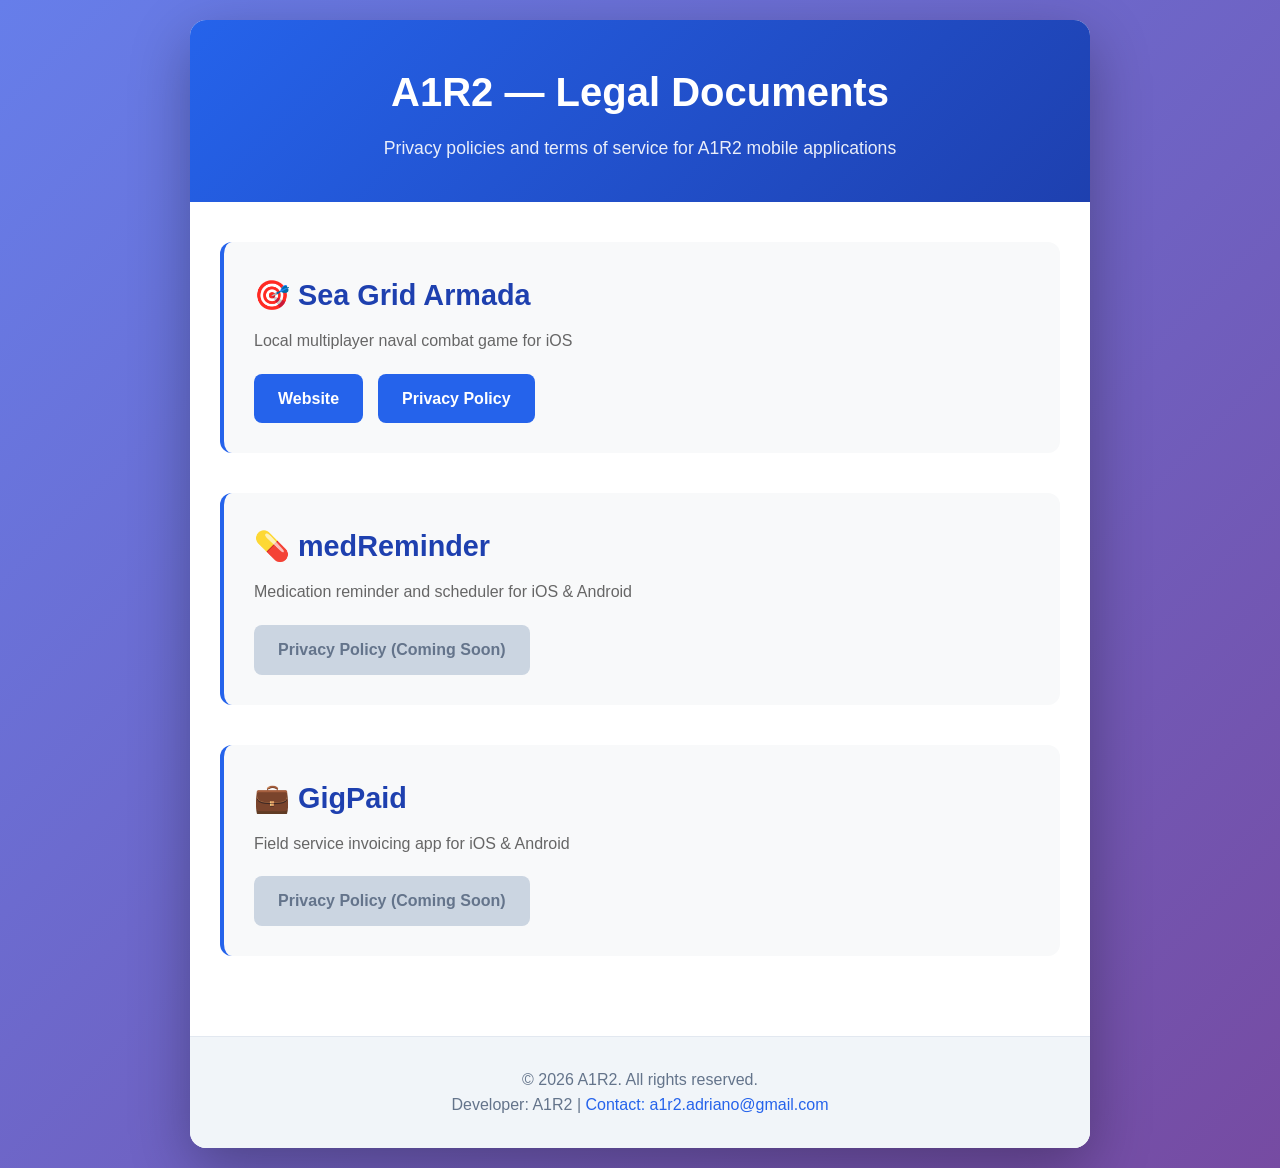
<file: index.html>
<!DOCTYPE html>
<html lang="en">
<head>
    <meta charset="UTF-8">
    <meta name="viewport" content="width=device-width, initial-scale=1.0">
    <title>A1R2 — Legal Documents</title>
    <link rel="stylesheet" href="shared/styles.css">
</head>
<body>
    <div class="container">
        <header>
            <h1>A1R2 — Legal Documents</h1>
            <p class="subtitle">Privacy policies and terms of service for A1R2 mobile applications</p>
        </header>

        <main>
            <section class="app-section">
                <h2>🎯 Sea Grid Armada</h2>
                <p>Local multiplayer naval combat game for iOS</p>
                <div class="links">
                    <a href="sea-grid-armada/" class="btn">Website</a>
                    <a href="sea-grid-armada/privacy-policy.html" class="btn">Privacy Policy</a>
                </div>
            </section>

            <section class="app-section">
                <h2>💊 medReminder</h2>
                <p>Medication reminder and scheduler for iOS &amp; Android</p>
                <div class="links">
                    <a href="medreminder/privacy-policy.html" class="btn disabled">Privacy Policy (Coming Soon)</a>
                </div>
            </section>

            <section class="app-section">
                <h2>💼 GigPaid</h2>
                <p>Field service invoicing app for iOS &amp; Android</p>
                <div class="links">
                    <a href="gigpaid/privacy-policy.html" class="btn disabled">Privacy Policy (Coming Soon)</a>
                </div>
            </section>
        </main>

        <footer>
            <p>&copy; 2026 A1R2. All rights reserved.</p>
            <p>Developer: A1R2 | <a href="mailto:a1r2.adriano@gmail.com">Contact: a1r2.adriano@gmail.com</a></p>
        </footer>
    </div>
</body>
</html>
</file>
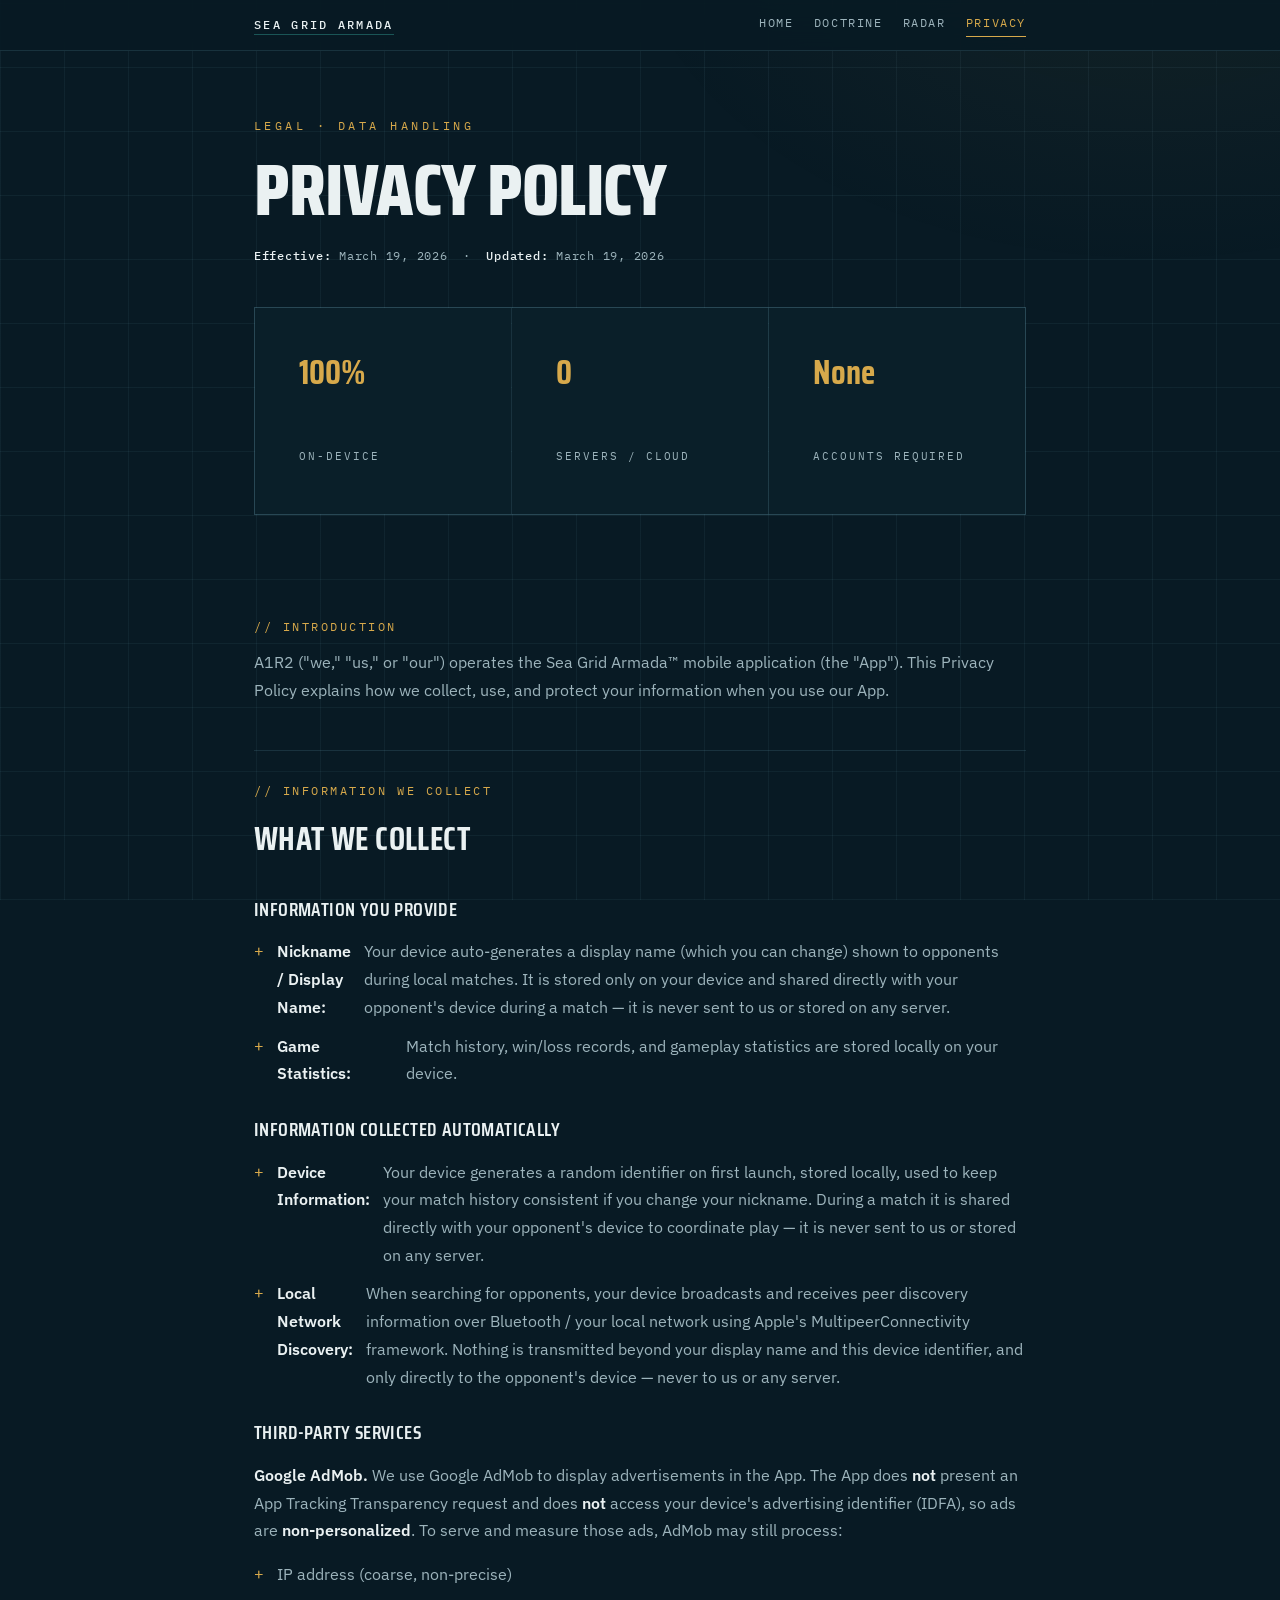
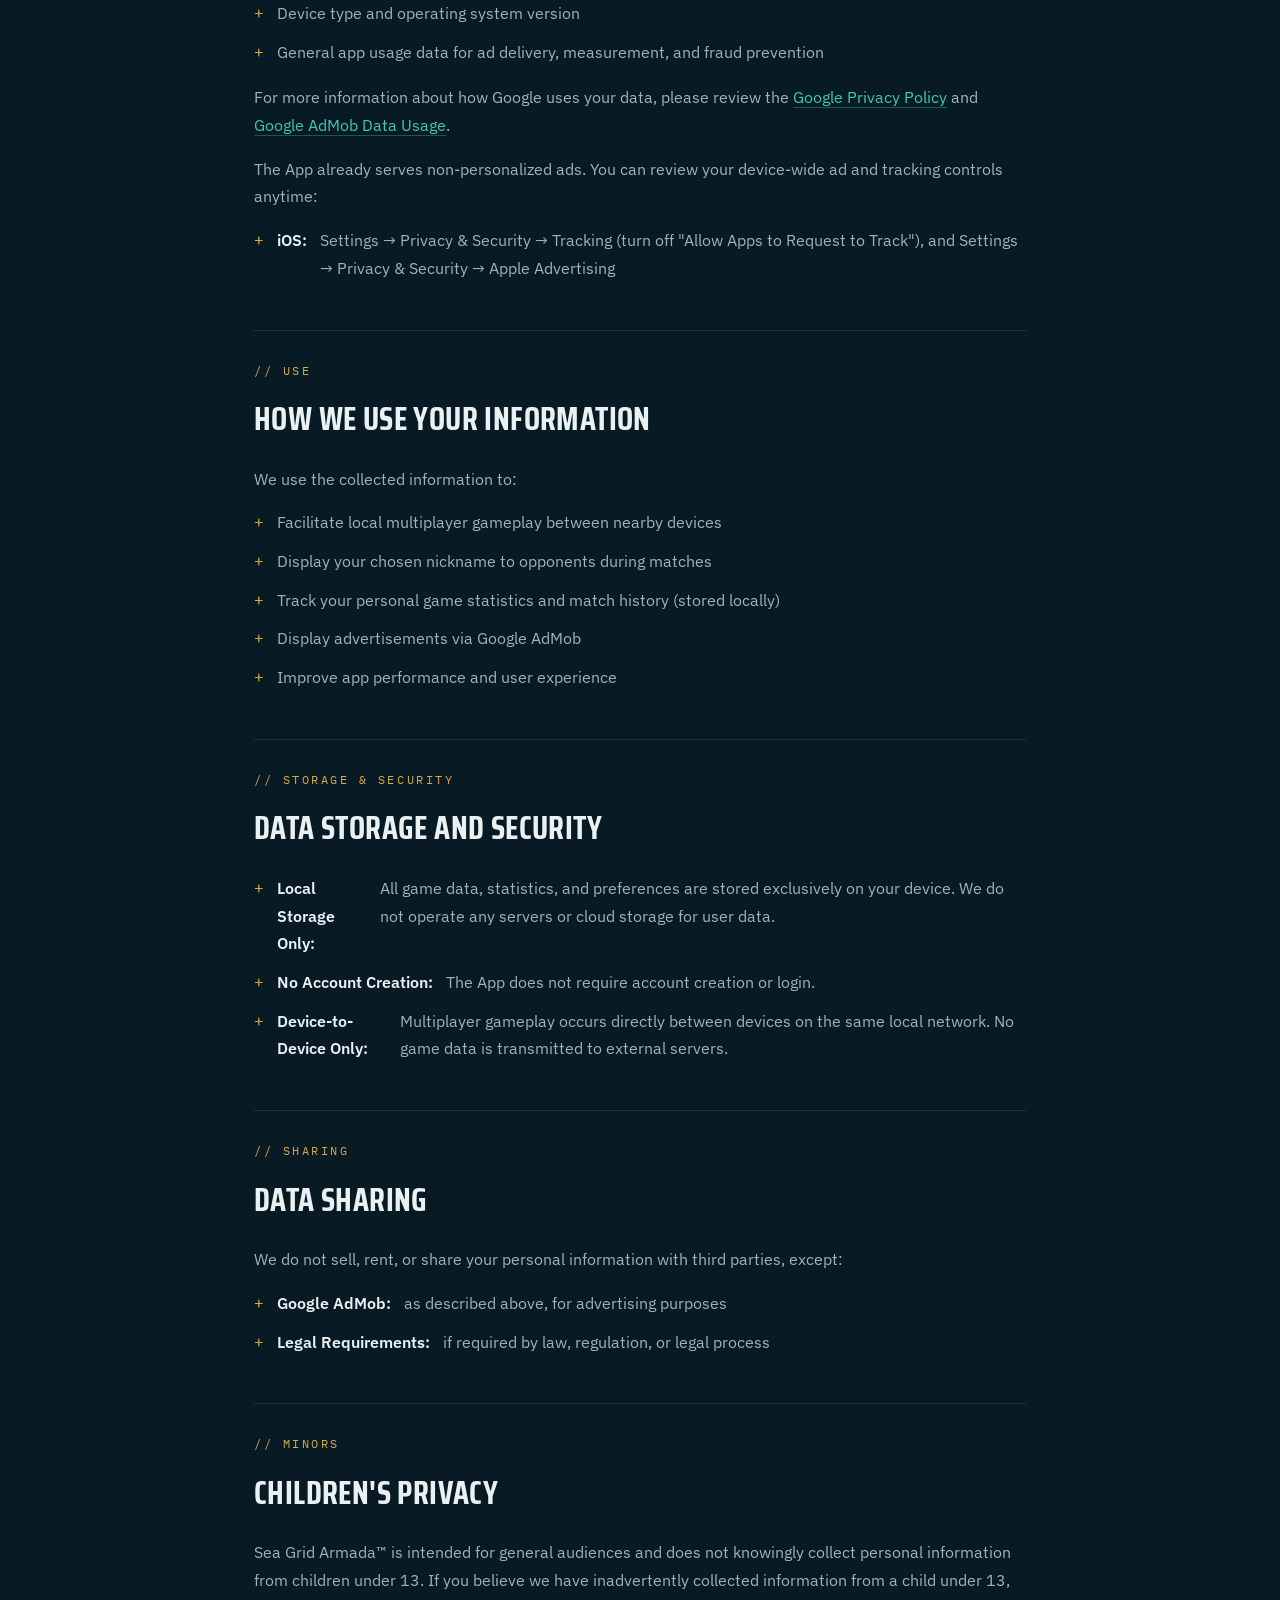
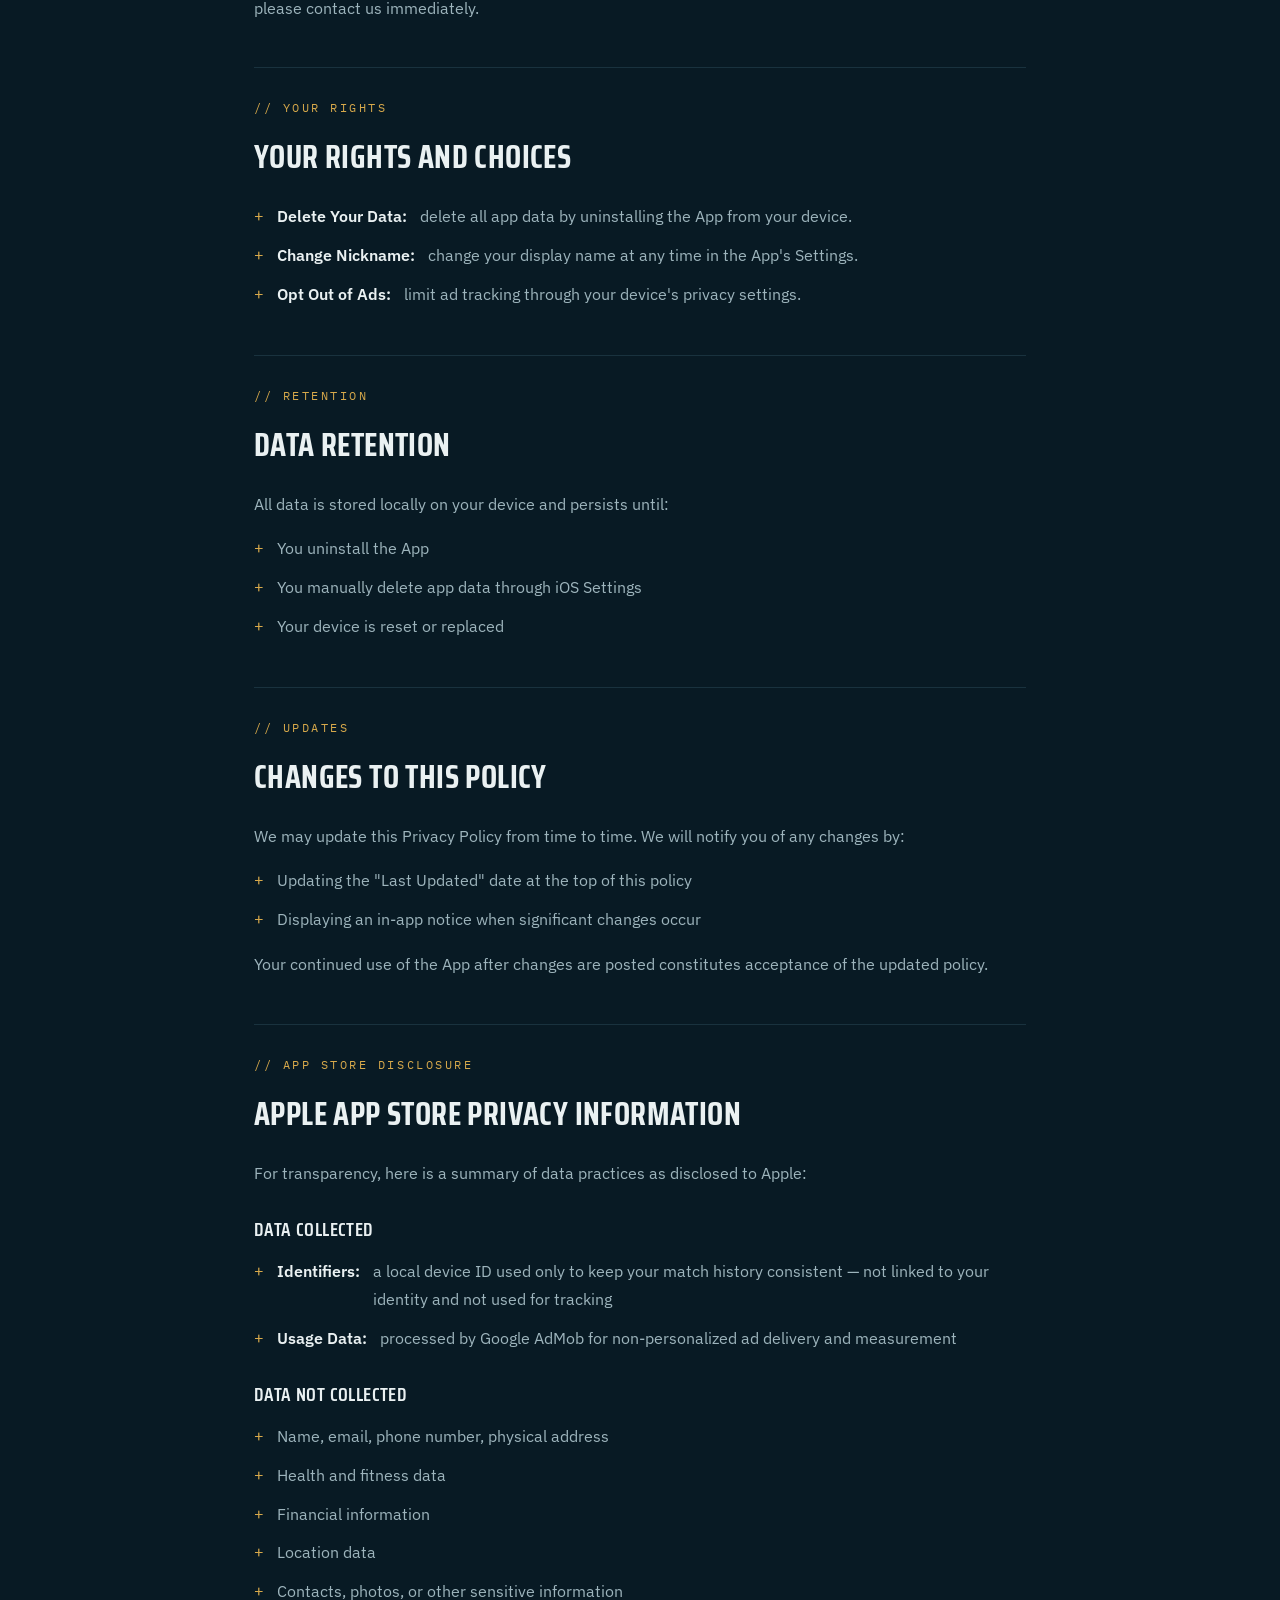
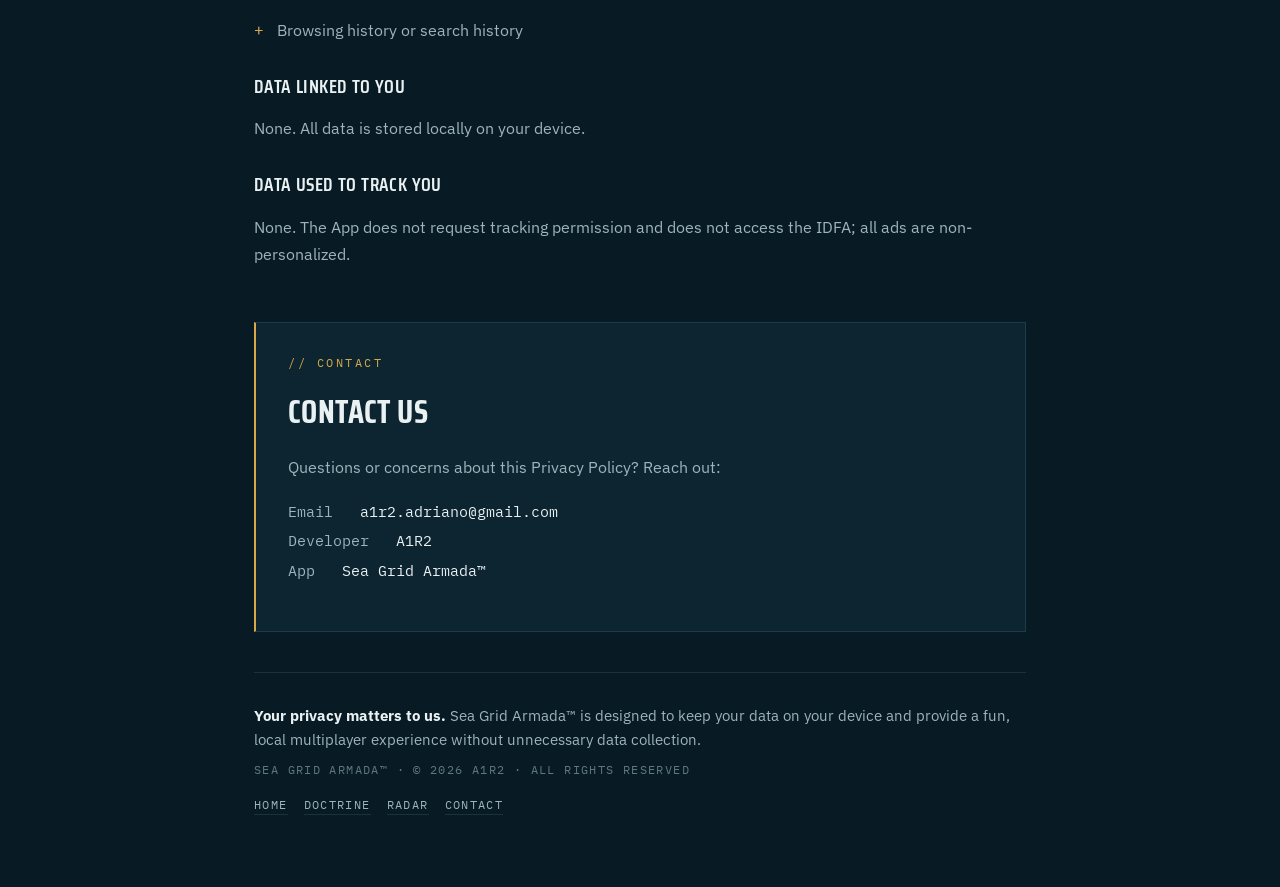
<file: sea-grid-armada/privacy-policy.html>
<!DOCTYPE html>
<html lang="en">
<head>
<meta charset="UTF-8">
<meta name="viewport" content="width=device-width, initial-scale=1.0">
<title>Privacy Policy — Sea Grid Armada™</title>
<link rel="preconnect" href="https://fonts.googleapis.com">
<link rel="preconnect" href="https://fonts.gstatic.com" crossorigin>
<link href="https://fonts.googleapis.com/css2?family=Saira+Condensed:wght@500;600;700;800&family=IBM+Plex+Mono:wght@400;500&family=IBM+Plex+Sans:wght@400;500;600&display=swap" rel="stylesheet">
<style>
:root{
  --abyss:#081A24;--hull:#0C2531;--hull-2:#0A1F29;
  --line:rgba(120,180,200,.07);--line-strong:rgba(120,180,200,.16);
  --foam:#EAF1F2;--mist:#9DB4BC;--mist-dim:#5E7882;
  --brass:#D7A94B;--sonar:#3FC7B4;
}
*{margin:0;padding:0;box-sizing:border-box}
body{
  font-family:"IBM Plex Sans",-apple-system,BlinkMacSystemFont,"Segoe UI",sans-serif;
  color:var(--foam);background:var(--abyss);line-height:1.7;
  -webkit-font-smoothing:antialiased;overflow-x:hidden;
}
body::before{
  content:"";position:fixed;inset:0;z-index:0;pointer-events:none;
  background:
    radial-gradient(900px 600px at 90% -10%, rgba(215,169,75,.06), transparent 60%),
    repeating-linear-gradient(0deg, var(--line) 0 1px, transparent 1px 64px),
    repeating-linear-gradient(90deg, var(--line) 0 1px, transparent 1px 64px);
}
.wrap{position:relative;z-index:1;max-width:820px;margin:0 auto;padding:0 24px}

.statusbar{display:flex;justify-content:space-between;align-items:center;gap:16px;
  font-family:"IBM Plex Mono",monospace;font-size:.72rem;letter-spacing:.18em;text-transform:uppercase;
  color:var(--mist);padding:20px 0;border-bottom:1px solid var(--line-strong);flex-wrap:wrap}
.statusbar a{color:var(--mist);text-decoration:none;border-bottom:1px solid var(--line-strong);padding-bottom:2px}
.statusbar a:hover{color:var(--brass);border-color:var(--brass)}

/* persistent sticky nav — identical across all pages */
.topnav{position:sticky;top:0;z-index:40;background:rgba(8,26,36,.86);backdrop-filter:blur(12px);-webkit-backdrop-filter:blur(12px);border-bottom:1px solid var(--line-strong)}
.nav-inner{max-width:820px;margin:0 auto;padding:13px 24px;display:flex;justify-content:space-between;align-items:center;gap:12px 22px;flex-wrap:wrap;font-family:"IBM Plex Mono",monospace;font-size:.72rem;letter-spacing:.14em;text-transform:uppercase}
.nav-inner .brand{color:var(--foam);text-decoration:none;font-weight:500;letter-spacing:.2em;white-space:nowrap}
.nav-inner .brand:hover{color:var(--brass)}
.nav-links{display:flex;gap:20px;flex-wrap:wrap}
.nav-links a{color:var(--mist);text-decoration:none;padding-bottom:3px;border-bottom:1px solid transparent;transition:color .2s,border-color .2s}
.nav-links a:hover{color:var(--brass)}
.nav-links a[aria-current="page"]{color:var(--brass);border-bottom-color:var(--brass)}

header.head{padding:64px 0 28px}
.eyebrow{font-family:"IBM Plex Mono",monospace;font-size:.78rem;letter-spacing:.28em;text-transform:uppercase;color:var(--brass);margin-bottom:20px}
header.head h1{font-family:"Saira Condensed",sans-serif;font-weight:800;text-transform:uppercase;font-size:clamp(2.6rem,7vw,4.6rem);line-height:.92;letter-spacing:-.5px}
.dates{font-family:"IBM Plex Mono",monospace;font-size:.78rem;color:var(--mist);margin-top:22px;letter-spacing:.06em}
.dates b{color:var(--foam);font-weight:500}

/* data-sovereignty readout — the honest signature */
.sovereign{display:grid;grid-template-columns:repeat(3,1fr);gap:1px;background:var(--line-strong);
  border:1px solid var(--line-strong);margin:40px 0 8px}
.sovereign div{background:var(--hull-2);padding:24px 22px}
.sovereign .n{font-family:"Saira Condensed",sans-serif;font-weight:700;font-size:2.1rem;color:var(--brass);line-height:1}
.sovereign .l{font-family:"IBM Plex Mono",monospace;font-size:.68rem;letter-spacing:.18em;text-transform:uppercase;color:var(--mist);margin-top:10px}

main{padding:36px 0 0}
section{padding:30px 0;border-top:1px solid var(--line-strong)}
section:first-of-type{border-top:none}
.k{font-family:"IBM Plex Mono",monospace;font-size:.72rem;letter-spacing:.22em;text-transform:uppercase;color:var(--brass);display:block;margin-bottom:12px}
h2{font-family:"Saira Condensed",sans-serif;font-weight:700;text-transform:uppercase;font-size:clamp(1.5rem,3.4vw,2rem);letter-spacing:.4px;margin-bottom:18px}
h3{font-family:"Saira Condensed",sans-serif;font-weight:600;text-transform:uppercase;font-size:1.2rem;letter-spacing:.4px;color:var(--foam);margin:26px 0 12px}
p{color:var(--mist);margin-bottom:16px;font-size:1.02rem}
p strong,li strong{color:var(--foam);font-weight:600}
a{color:var(--sonar);text-decoration:none;border-bottom:1px solid rgba(63,199,180,.35)}
a:hover{border-color:var(--sonar)}
ul{list-style:none;margin:8px 0 18px;display:grid;gap:11px}
li{display:flex;gap:13px;color:var(--mist);font-size:1.02rem;align-items:flex-start}
li::before{content:"+";color:var(--brass);font-family:"IBM Plex Mono",monospace;line-height:1.6;flex:none}

.contact{background:var(--hull);border:1px solid var(--line-strong);border-left:2px solid var(--brass);padding:30px 32px;margin-top:8px}
.contact h2{margin-bottom:14px}
.contact p{color:var(--mist)}
.contact .mono{font-family:"IBM Plex Mono",monospace;font-size:.92rem;color:var(--foam);line-height:2}
.contact .mono span{color:var(--mist)}

footer{border-top:1px solid var(--line-strong);margin-top:40px;padding:30px 0 64px;
  font-family:"IBM Plex Mono",monospace;font-size:.72rem;letter-spacing:.12em;text-transform:uppercase;color:var(--mist-dim)}
footer p{color:var(--mist-dim);margin-bottom:8px;font-size:.72rem}
footer .nav a{color:var(--mist);text-decoration:none;border-bottom:1px solid var(--line-strong);padding-bottom:2px;margin-right:16px;transition:color .2s,border-color .2s}
footer .nav a:hover{color:var(--brass);border-color:var(--brass)}
footer .nav{margin-top:16px}
footer .lead{color:var(--mist);font-family:"IBM Plex Sans",sans-serif;text-transform:none;letter-spacing:0;font-size:.95rem;line-height:1.6}
footer .lead b{color:var(--foam)}

a:focus-visible{outline:2px solid var(--sonar);outline-offset:3px}
@media (max-width:680px){ .sovereign{grid-template-columns:1fr} }
</style>
</head>
<body>
<nav class="topnav"><div class="nav-inner">
  <a class="brand" href="index.html">Sea Grid Armada</a>
  <div class="nav-links">
    <a href="index.html">Home</a>
    <a href="ingenuity-in-gameplay.html">Doctrine</a>
    <a href="submarine-radar.html">Radar</a>
    <a href="privacy-policy.html" aria-current="page">Privacy</a>
  </div>
</div></nav>
<div class="wrap">

  <header class="head">
    <div class="eyebrow">Legal · Data Handling</div>
    <h1>Privacy Policy</h1>
    <p class="dates"><b>Effective:</b> March 19, 2026 &nbsp;·&nbsp; <b>Updated:</b> March 19, 2026</p>

    <div class="sovereign">
      <div><div class="n">100%</div><div class="l">On-device</div></div>
      <div><div class="n">0</div><div class="l">Servers / Cloud</div></div>
      <div><div class="n">None</div><div class="l">Accounts required</div></div>
    </div>
  </header>

  <main>
    <section>
      <span class="k">// Introduction</span>
      <p>A1R2 ("we," "us," or "our") operates the Sea Grid Armada™ mobile application (the "App"). This Privacy Policy explains how we collect, use, and protect your information when you use our App.</p>
    </section>

    <section>
      <span class="k">// Information we collect</span>
      <h2>What we collect</h2>
      <h3>Information you provide</h3>
      <ul>
        <li><strong>Nickname / Display Name:</strong> Your device auto-generates a display name (which you can change) shown to opponents during local matches. It is stored only on your device and shared directly with your opponent's device during a match — it is never sent to us or stored on any server.</li>
        <li><strong>Game Statistics:</strong> Match history, win/loss records, and gameplay statistics are stored locally on your device.</li>
      </ul>
      <h3>Information collected automatically</h3>
      <ul>
        <li><strong>Device Information:</strong> Your device generates a random identifier on first launch, stored locally, used to keep your match history consistent if you change your nickname. During a match it is shared directly with your opponent's device to coordinate play — it is never sent to us or stored on any server.</li>
        <li><strong>Local Network Discovery:</strong> When searching for opponents, your device broadcasts and receives peer discovery information over Bluetooth / your local network using Apple's MultipeerConnectivity framework. Nothing is transmitted beyond your display name and this device identifier, and only directly to the opponent's device — never to us or any server.</li>
      </ul>
      <h3>Third-party services</h3>
      <p><strong>Google AdMob.</strong> We use Google AdMob to display advertisements in the App. The App does <strong>not</strong> present an App Tracking Transparency request and does <strong>not</strong> access your device's advertising identifier (IDFA), so ads are <strong>non-personalized</strong>. To serve and measure those ads, AdMob may still process:</p>
      <ul>
        <li>IP address (coarse, non-precise)</li>
        <li>Device type and operating system version</li>
        <li>General app usage data for ad delivery, measurement, and fraud prevention</li>
      </ul>
      <p>For more information about how Google uses your data, please review the <a href="https://policies.google.com/privacy" target="_blank" rel="noopener">Google Privacy Policy</a> and <a href="https://support.google.com/admob/answer/6128543" target="_blank" rel="noopener">Google AdMob Data Usage</a>.</p>
      <p>The App already serves non-personalized ads. You can review your device-wide ad and tracking controls anytime:</p>
      <ul>
        <li><strong>iOS:</strong> Settings → Privacy &amp; Security → Tracking (turn off "Allow Apps to Request to Track"), and Settings → Privacy &amp; Security → Apple Advertising</li>
      </ul>
    </section>

    <section>
      <span class="k">// Use</span>
      <h2>How we use your information</h2>
      <p>We use the collected information to:</p>
      <ul>
        <li>Facilitate local multiplayer gameplay between nearby devices</li>
        <li>Display your chosen nickname to opponents during matches</li>
        <li>Track your personal game statistics and match history (stored locally)</li>
        <li>Display advertisements via Google AdMob</li>
        <li>Improve app performance and user experience</li>
      </ul>
    </section>

    <section>
      <span class="k">// Storage &amp; security</span>
      <h2>Data storage and security</h2>
      <ul>
        <li><strong>Local Storage Only:</strong> All game data, statistics, and preferences are stored exclusively on your device. We do not operate any servers or cloud storage for user data.</li>
        <li><strong>No Account Creation:</strong> The App does not require account creation or login.</li>
        <li><strong>Device-to-Device Only:</strong> Multiplayer gameplay occurs directly between devices on the same local network. No game data is transmitted to external servers.</li>
      </ul>
    </section>

    <section>
      <span class="k">// Sharing</span>
      <h2>Data sharing</h2>
      <p>We do not sell, rent, or share your personal information with third parties, except:</p>
      <ul>
        <li><strong>Google AdMob:</strong> as described above, for advertising purposes</li>
        <li><strong>Legal Requirements:</strong> if required by law, regulation, or legal process</li>
      </ul>
    </section>

    <section>
      <span class="k">// Minors</span>
      <h2>Children's privacy</h2>
      <p>Sea Grid Armada™ is intended for general audiences and does not knowingly collect personal information from children under 13. If you believe we have inadvertently collected information from a child under 13, please contact us immediately.</p>
    </section>

    <section>
      <span class="k">// Your rights</span>
      <h2>Your rights and choices</h2>
      <ul>
        <li><strong>Delete Your Data:</strong> delete all app data by uninstalling the App from your device.</li>
        <li><strong>Change Nickname:</strong> change your display name at any time in the App's Settings.</li>
        <li><strong>Opt Out of Ads:</strong> limit ad tracking through your device's privacy settings.</li>
      </ul>
    </section>

    <section>
      <span class="k">// Retention</span>
      <h2>Data retention</h2>
      <p>All data is stored locally on your device and persists until:</p>
      <ul>
        <li>You uninstall the App</li>
        <li>You manually delete app data through iOS Settings</li>
        <li>Your device is reset or replaced</li>
      </ul>
    </section>

    <section>
      <span class="k">// Updates</span>
      <h2>Changes to this policy</h2>
      <p>We may update this Privacy Policy from time to time. We will notify you of any changes by:</p>
      <ul>
        <li>Updating the "Last Updated" date at the top of this policy</li>
        <li>Displaying an in-app notice when significant changes occur</li>
      </ul>
      <p>Your continued use of the App after changes are posted constitutes acceptance of the updated policy.</p>
    </section>

    <section>
      <span class="k">// App Store disclosure</span>
      <h2>Apple App Store privacy information</h2>
      <p>For transparency, here is a summary of data practices as disclosed to Apple:</p>
      <h3>Data collected</h3>
      <ul>
        <li><strong>Identifiers:</strong> a local device ID used only to keep your match history consistent — not linked to your identity and not used for tracking</li>
        <li><strong>Usage Data:</strong> processed by Google AdMob for non-personalized ad delivery and measurement</li>
      </ul>
      <h3>Data not collected</h3>
      <ul>
        <li>Name, email, phone number, physical address</li>
        <li>Health and fitness data</li>
        <li>Financial information</li>
        <li>Location data</li>
        <li>Contacts, photos, or other sensitive information</li>
        <li>Browsing history or search history</li>
      </ul>
      <h3>Data linked to you</h3>
      <p>None. All data is stored locally on your device.</p>
      <h3>Data used to track you</h3>
      <p>None. The App does not request tracking permission and does not access the IDFA; all ads are non-personalized.</p>
    </section>

    <div class="contact">
      <span class="k">// Contact</span>
      <h2>Contact us</h2>
      <p>Questions or concerns about this Privacy Policy? Reach out:</p>
      <p class="mono">
        <span>Email</span> &nbsp; a1r2.adriano@gmail.com<br>
        <span>Developer</span> &nbsp; A1R2<br>
        <span>App</span> &nbsp; Sea Grid Armada™
      </p>
    </div>
  </main>

  <footer>
    <p class="lead"><b>Your privacy matters to us.</b> Sea Grid Armada™ is designed to keep your data on your device and provide a fun, local multiplayer experience without unnecessary data collection.</p>
    <p>Sea Grid Armada™ · © 2026 A1R2 · All rights reserved</p>
    <p class="nav"><a href="index.html">Home</a><a href="ingenuity-in-gameplay.html">Doctrine</a><a href="submarine-radar.html">Radar</a><a href="mailto:a1r2.adriano@gmail.com">Contact</a></p>
  </footer>

</div>
</body>
</html>
</file>
<file: shared/styles.css>
/* Shared styles for A1R2 legal documents */

* {
    box-sizing: border-box;
    margin: 0;
    padding: 0;
}

body {
    font-family: -apple-system, BlinkMacSystemFont, "Segoe UI", Roboto, Helvetica, Arial, sans-serif;
    line-height: 1.6;
    color: #333;
    background: linear-gradient(135deg, #667eea 0%, #764ba2 100%);
    min-height: 100vh;
    padding: 20px;
}

.container {
    max-width: 900px;
    margin: 0 auto;
    background: white;
    border-radius: 16px;
    box-shadow: 0 20px 60px rgba(0, 0, 0, 0.3);
    overflow: hidden;
}

header {
    background: linear-gradient(135deg, #2563eb 0%, #1e40af 100%);
    color: white;
    padding: 40px 30px;
    text-align: center;
}

header h1 {
    font-size: 2.5em;
    margin-bottom: 10px;
    font-weight: 700;
}

.subtitle {
    font-size: 1.1em;
    opacity: 0.9;
}

main {
    padding: 40px 30px;
}

.app-section {
    margin-bottom: 40px;
    padding: 30px;
    background: #f8f9fa;
    border-radius: 12px;
    border-left: 4px solid #2563eb;
}

.app-section h2 {
    font-size: 1.8em;
    color: #1e40af;
    margin-bottom: 10px;
}

.app-section p {
    color: #666;
    margin-bottom: 20px;
}

.links {
    display: flex;
    gap: 15px;
    flex-wrap: wrap;
}

.btn {
    display: inline-block;
    padding: 12px 24px;
    background: #2563eb;
    color: white;
    text-decoration: none;
    border-radius: 8px;
    font-weight: 600;
    transition: all 0.3s ease;
}

.btn:hover {
    background: #1e40af;
    transform: translateY(-2px);
    box-shadow: 0 4px 12px rgba(37, 99, 235, 0.4);
}

.btn.disabled {
    background: #cbd5e1;
    color: #64748b;
    cursor: not-allowed;
    pointer-events: none;
}

footer {
    background: #f1f5f9;
    padding: 30px;
    text-align: center;
    color: #64748b;
    border-top: 1px solid #e2e8f0;
}

footer a {
    color: #2563eb;
    text-decoration: none;
}

footer a:hover {
    text-decoration: underline;
}

/* Responsive */
@media (max-width: 768px) {
    header h1 {
        font-size: 1.8em;
    }
    
    .app-section {
        padding: 20px;
    }
    
    .links {
        flex-direction: column;
    }
    
    .btn {
        text-align: center;
    }
}
</file>
